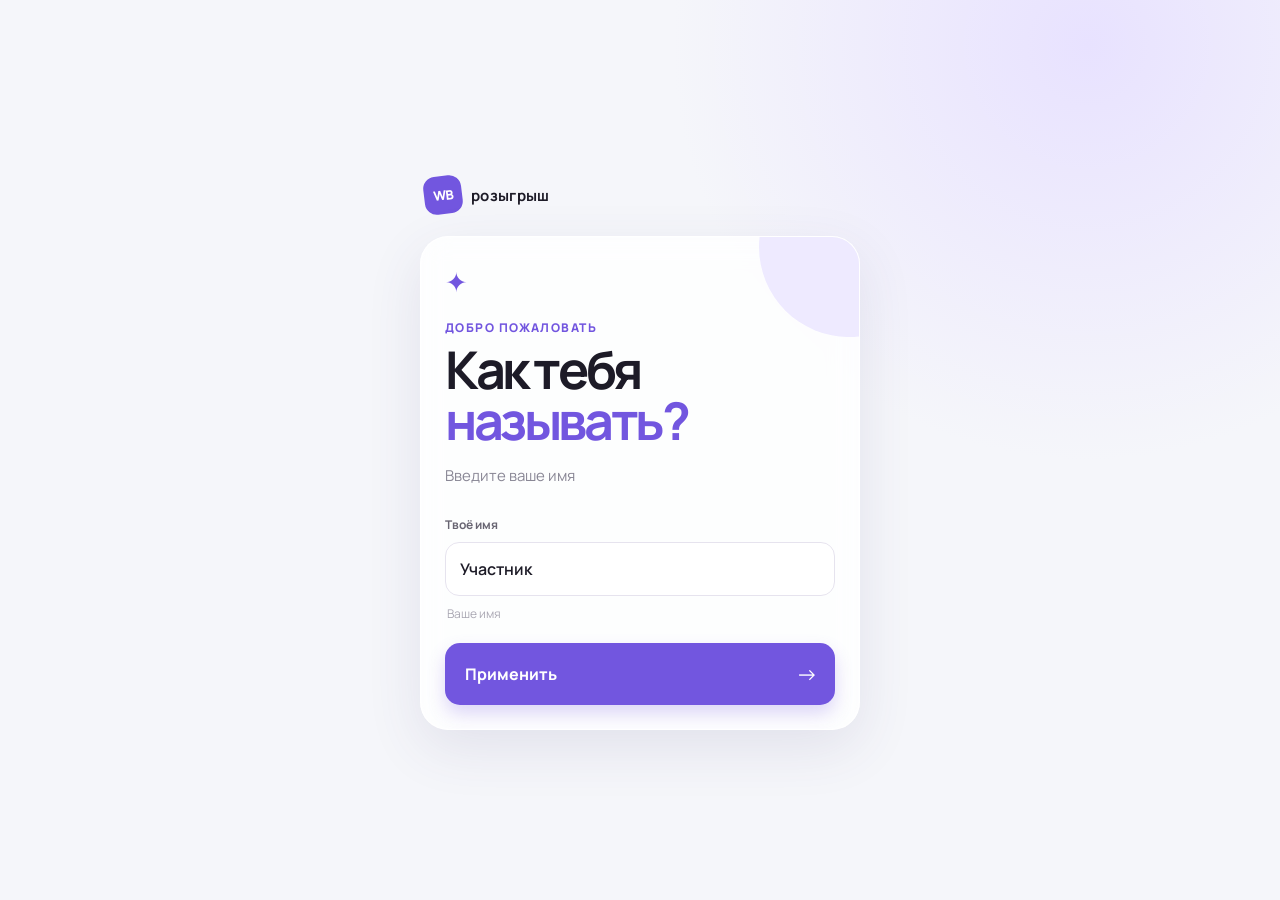
<file: index.html>
<!doctype html>
<html lang="ru">
  <head>
    <meta charset="UTF-8" />
    <meta name="viewport" content="width=device-width, initial-scale=1, maximum-scale=1, user-scalable=no" />
    <meta name="theme-color" content="#f5f6fa" />
    <title>Розыгрыш WB</title>
    <link rel="stylesheet" href="styles.css" />
    <script src="https://telegram.org/js/telegram-web-app.js"></script>
  </head>
  <body>
    <main class="welcome">
      <div class="brand" aria-label="Розыгрыш WB">
        <span class="brand-mark">WB</span>
        <span class="brand-name">розыгрыш</span>
      </div>
      <section class="card" aria-labelledby="welcome-title">
        <div class="sparkle" aria-hidden="true">✦</div>
        <p class="eyebrow">Добро пожаловать</p>
        <h1 id="welcome-title">Как тебя<br /><span>называть?</span></h1>
        <p class="description">Введите ваше имя</p>
        <label class="name-label" for="display-name">Твоё имя</label>
        <div class="name-field">
          <input id="display-name" type="text" autocomplete="name" maxlength="32" />
        </div>
        <p class="hint">Ваше имя</p>
        <button id="accept-button" class="accept-button" type="button">Применить <span aria-hidden="true">→</span></button>
      </section>
    </main>
    <script src="state.js"></script>
    <script src="app.js"></script>
  </body>
</html>
</file>
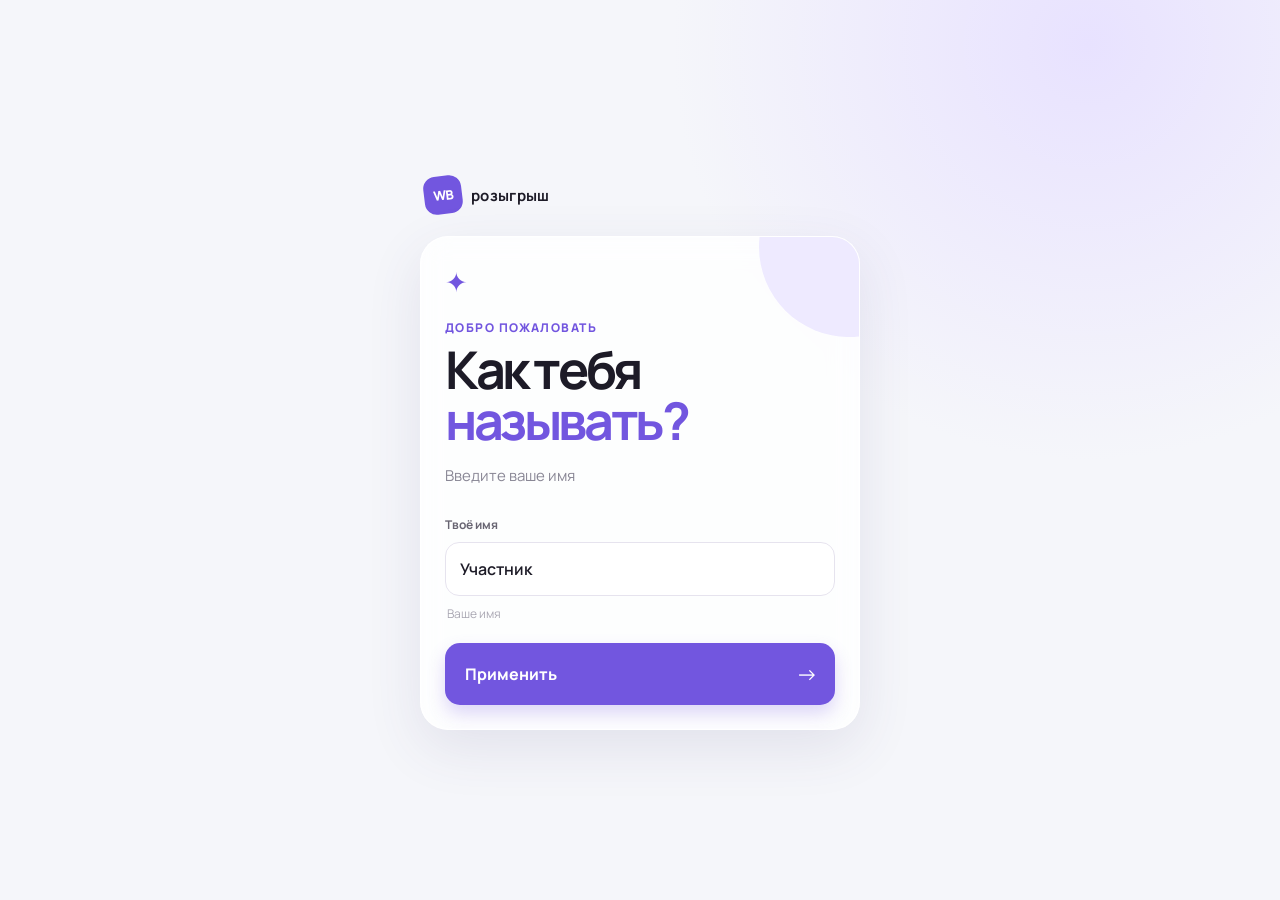
<file: index2.html>
<!doctype html>
<html lang="ru">
  <head>
    <meta charset="UTF-8" />
    <meta name="viewport" content="width=device-width, initial-scale=1, maximum-scale=1, user-scalable=no" />
    <meta name="theme-color" content="#f5f6fa" />
    <title>Юбилейный розыгрыш</title>
    <link rel="stylesheet" href="styles.css" />
    <script src="https://telegram.org/js/telegram-web-app.js"></script>
  </head>
  <body>
    <main class="campaign">
      <div class="ticker ticker-top" aria-label="Юбилейный розыгрыш призов">
        <div class="ticker-track">
          <span>ЮБИЛЕЙНЫЙ РОЗЫГРЫШ ПРИЗОВ 🎁</span><i>✦</i><span>ЮБИЛЕЙНЫЙ РОЗЫГРЫШ ПРИЗОВ 🎁</span><i>✦</i>
          <span>ЮБИЛЕЙНЫЙ РОЗЫГРЫШ ПРИЗОВ 🎁</span><i>✦</i><span>ЮБИЛЕЙНЫЙ РОЗЫГРЫШ ПРИЗОВ 🎁</span><i>✦</i>
        </div>
      </div>
      <section class="campaign-content">
        <div class="campaign-hero">
          <img src="wb.png" alt="Wildberries — розыгрыш призов" />
        </div>
        <h2>Твой шанс<br /><em>выиграть</em></h2>
        <div class="prize-grid">
          <article class="prize-card">
            <div class="prize-image" aria-hidden="true">💰</div>
            <p class="prize-type">Деньги</p>
            <h3>до 500 000 ₽</h3>
          </article>
          <article class="prize-card">
            <div class="prize-image" aria-hidden="true">🏝️</div>
            <p class="prize-type">Путёвки</p>
            <h3>отдых на море</h3>
          </article>
          <article class="prize-card">
            <div class="prize-image" aria-hidden="true">💻</div>
            <p class="prize-type">Техника</p>
            <h3>ноуты, ТВ</h3>
          </article>
          <article class="prize-card">
            <div class="prize-image" aria-hidden="true">📱</div>
            <p class="prize-type">Гаджеты</p>
            <h3>смартфоны</h3>
          </article>
        </div>
        <section id="survey-card" class="survey-card" aria-live="polite">
          <div class="survey-heading">
            <div class="survey-emoji" aria-hidden="true">🎁</div>
            <div>
              <p class="survey-step">Вопрос <strong id="survey-count">1/5</strong></p>
              <h3 id="survey-question">Как часто вы совершаете покупки на Wildberries?</h3>
            </div>
          </div>
          <div id="survey-options" class="survey-options">
            <button class="survey-option" type="button"><span>Ежедневно</span><i aria-hidden="true">✓</i></button>
            <button class="survey-option" type="button"><span>Раз в неделю</span><i aria-hidden="true">✓</i></button>
            <button class="survey-option" type="button"><span>Редко</span><i aria-hidden="true">✓</i></button>
          </div>
        </section>
        <p class="survey-note">Принять участие в розыгрыше можно только 1 раз!</p>
        <section id="public-chat" class="public-chat" aria-labelledby="public-chat-title">
          <header class="public-chat-header">
            <div class="public-chat-brand">
              <span class="public-chat-online" aria-hidden="true"></span>
              <span class="public-chat-title" id="public-chat-title">Online чат</span>
            </div>
            <span class="public-chat-mode">тестовая аудитория · 1125</span>
          </header>
          <div id="public-chat-messages" class="public-chat-messages" aria-live="polite"></div>
          <form id="public-chat-composer" class="public-chat-composer">
            <input id="public-chat-input" class="public-chat-input" type="text" maxlength="300" autocomplete="off" placeholder="Написать сообщение…" aria-label="Сообщение" />
            <button id="public-chat-send" class="public-chat-send" type="submit" aria-label="Отправить сообщение">➤</button>
          </form>
        </section>
      </section>
      <div class="ticker ticker-bottom" aria-hidden="true">
        <div class="ticker-track">
          <span>ЮБИЛЕЙНЫЙ РОЗЫГРЫШ ПРИЗОВ 🎁</span><i>✦</i><span>ЮБИЛЕЙНЫЙ РОЗЫГРЫШ ПРИЗОВ 🎁</span><i>✦</i>
          <span>ЮБИЛЕЙНЫЙ РОЗЫГРЫШ ПРИЗОВ 🎁</span><i>✦</i><span>ЮБИЛЕЙНЫЙ РОЗЫГРЫШ ПРИЗОВ 🎁</span><i>✦</i>
        </div>
      </div>
      <footer class="campaign-footer">© 2026. Сайт официальной промо-акции</footer>
    </main>
    <div id="final-modal" class="final-modal" hidden>
      <section class="result-modal" role="dialog" aria-modal="true" aria-labelledby="result-title">
        <h2 id="result-title">Спасибо за ваши ответы!</h2>
        <p class="result-lead">Теперь вы можете принять участие в юбилейном розыгрыше призов от Wildberries!</p>
        <img class="gift-image" src="gift.webp" alt="Подарочная коробка" />
        <div class="result-info">
          <p>Мы разыгрываем сотни гаджетов, бытовую технику, путёвки на отдых и щедрые денежные призы!</p>
          <p>Чтобы выиграть свой приз, нажмите на кнопку ниже</p>
        </div>
        <button id="participate-button" class="participate-button" type="button">УЧАВСТВОВАТЬ</button>
      </section>
    </div>
    <script src="state.js"></script>
    <script src="public-chat.js"></script>
    <script src="campaign.js"></script>
  </body>
</html>
</file>
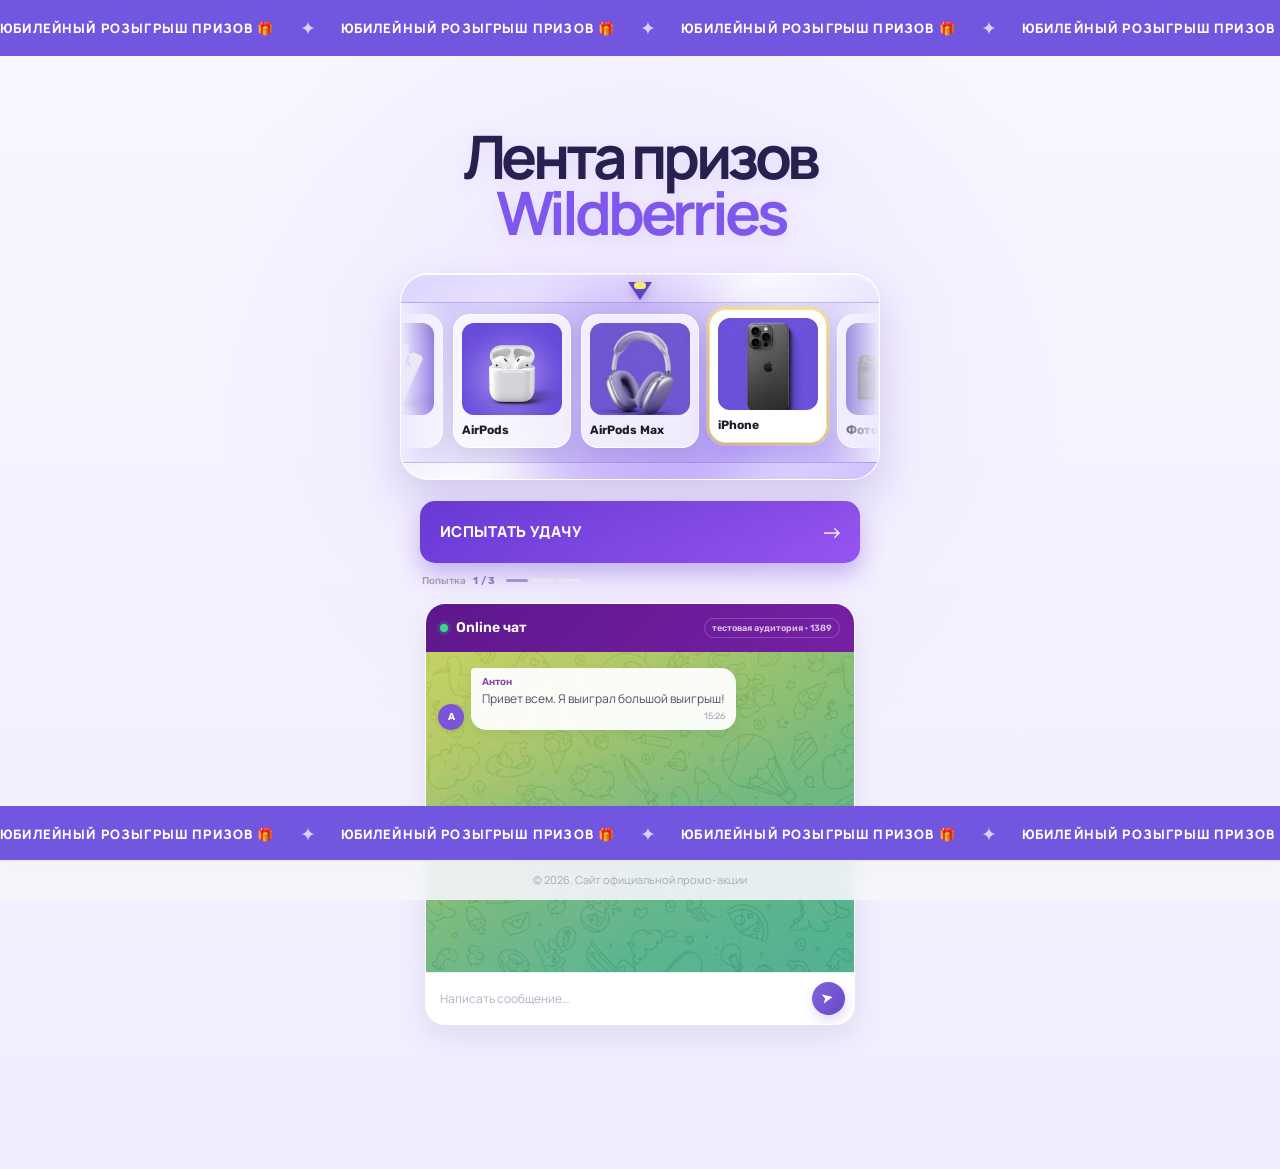
<file: index3.html>
<!doctype html>
<html lang="ru">
  <head>
    <meta charset="UTF-8" />
    <meta name="viewport" content="width=device-width, initial-scale=1, maximum-scale=1, user-scalable=no" />
    <meta name="theme-color" content="#f5f6fa" />
    <title>Колесо призов</title>
    <link rel="stylesheet" href="styles.css" />
    <script src="https://telegram.org/js/telegram-web-app.js"></script>
  </head>
  <body>
    <main class="campaign wheel-page">
      <div class="ticker ticker-top" aria-label="Юбилейный розыгрыш призов">
        <div class="ticker-track">
          <span>ЮБИЛЕЙНЫЙ РОЗЫГРЫШ ПРИЗОВ 🎁</span><i>✦</i><span>ЮБИЛЕЙНЫЙ РОЗЫГРЫШ ПРИЗОВ 🎁</span><i>✦</i>
          <span>ЮБИЛЕЙНЫЙ РОЗЫГРЫШ ПРИЗОВ 🎁</span><i>✦</i><span>ЮБИЛЕЙНЫЙ РОЗЫГРЫШ ПРИЗОВ 🎁</span><i>✦</i>
        </div>
      </div>

      <section class="wheel-content" aria-labelledby="wheel-title">
        <h1 id="wheel-title">Лента призов<br /><em>Wildberries</em></h1>

        <section class="case-wheel" aria-label="Колесо возможных призов">
          <div class="wheel-glow" aria-hidden="true"></div>
          <div class="wheel-pointer" aria-hidden="true"></div>
          <div class="wheel-window">
            <div class="wheel-track">
              <article class="wheel-item" data-prize="travel">
                <div class="wheel-item-image"><img src="gifts/travel.png" alt="Путёвка" /></div>
                <strong>Путёвка</strong>
              </article>
              <article class="wheel-item" data-prize="pods">
                <div class="wheel-item-image"><img src="gifts/pods.png" alt="Наушники" /></div>
                <strong>AirPods</strong>
              </article>
              <article class="wheel-item" data-prize="airpods">
                <div class="wheel-item-image"><img src="gifts/air.png" alt="AirPods Max" /></div>
                <strong>AirPods Max</strong>
              </article>
              <article class="wheel-item wheel-item-active" data-prize="iphone">
                <div class="wheel-item-image"><img src="gifts/iphone.png" alt="iPhone" /></div>
                <strong>iPhone</strong>
              </article>
              <article class="wheel-item" data-prize="camera">
                <div class="wheel-item-image"><img src="gifts/photo.png" alt="Фотоаппарат" /></div>
                <strong>Фотоаппарат</strong>
              </article>
              <article class="wheel-item" data-prize="money">
                <div class="wheel-item-image"><img src="gifts/money.png" alt="Денежный приз" /></div>
                <strong>Деньги</strong>
              </article>
              <article class="wheel-item" data-prize="mac">
                <div class="wheel-item-image"><img src="gifts/mac.png" alt="MacBook" /></div>
                <strong>MacBook</strong>
              </article>
              <article class="wheel-item" data-prize="computer">
                <div class="wheel-item-image"><img src="gifts/computer.png" alt="Игровой компьютер" /></div>
                <strong>Компьютер</strong>
              </article>
              <article class="wheel-item" data-prize="washer">
                <div class="wheel-item-image"><img src="gifts/wash.png" alt="Стиральная машина" /></div>
                <strong>Стиральная машина</strong>
              </article>
              <article class="wheel-item" data-prize="jackpot">
                <div class="wheel-item-image"><img src="gifts/jackpot.png" alt="Jackpot" /></div>
                <strong>Jackpot</strong>
              </article>
              <article class="wheel-item" data-prize="none">
                <div class="wheel-item-image"><img src="gifts/none.png" alt="Без выигрыша" /></div>
                <strong>Попробуй ещё</strong>
              </article>
              <article class="wheel-item" data-prize="reload">
                <div class="wheel-item-image"><img src="gifts/reload.png" alt="Повторная попытка" /></div>
                <strong>Повторная попытка</strong>
              </article>
            </div>
          </div>
        </section>

        <button id="wheel-action" class="wheel-action" type="button">ИСПЫТАТЬ УДАЧУ <span aria-hidden="true">→</span></button>
        <section id="spin-progress" class="spin-progress" role="status" aria-label="Попытка 1 из 3">
          <div class="spin-progress-heading">
            <span class="spin-progress-caption">Попытка</span>
            <strong id="spin-progress-label">1 / 3</strong>
          </div>
          <ol class="spin-progress-steps" aria-label="Прогресс попыток">
            <li class="spin-step is-current" aria-label="Попытка 1"><span class="spin-step-number">1</span><span class="spin-step-label">Первая</span></li>
            <li class="spin-step" aria-label="Попытка 2"><span class="spin-step-number">2</span><span class="spin-step-label">Вторая</span></li>
            <li class="spin-step" aria-label="Попытка 3"><span class="spin-step-number">3</span><span class="spin-step-label">Третья</span></li>
          </ol>
        </section>

        <section class="public-chat wheel-public-chat wheel-main-chat" aria-label="Общий чат участников">
          <header class="public-chat-header">
            <div class="public-chat-brand"><span class="public-chat-online" aria-hidden="true"></span><span class="public-chat-title">Online чат</span></div>
            <span class="public-chat-mode">тестовая аудитория · 1125</span>
          </header>
          <div class="public-chat-messages" aria-live="polite"></div>
          <form class="public-chat-composer">
            <input class="public-chat-input" type="text" maxlength="300" autocomplete="off" placeholder="Написать сообщение…" aria-label="Сообщение" />
            <button class="public-chat-send" type="submit" aria-label="Отправить сообщение">➤</button>
          </form>
        </section>

        <section id="winner-screen" class="winner-screen" hidden aria-labelledby="winner-title">
          <div class="winner-card winner-intro-card">
            <div class="winner-badge" aria-hidden="true">🎉 Ваш результат</div>
            <h1 id="winner-title">Поздравляем вас<br /><em>с выигрышем</em></h1>
            <p class="winner-lead">Вы выиграли <strong id="winner-gift-count">2 подарка</strong></p>
          </div>

          <div class="winner-card winner-prizes-card">
            <h2>Выберите способ получения призов</h2>
            <div id="winner-prizes" class="winner-prizes"></div>
          </div>

          <div class="winner-card winner-total-card">
            <p>Вы можете забрать призы в ближайшем пункте выдачи, или обменять их на денежную выплату</p>
            <div class="winner-total-divider"><span>ИТОГО</span></div>
            <strong id="winner-total">0 ₽</strong>
          </div>

          <div class="winner-actions">
            <button id="claim-goods" class="winner-action winner-action-primary winner-action-expressive" type="button"><span>📦 Забрать товар на складе</span><b aria-hidden="true">→</b></button>
            <button id="claim-money" class="winner-action winner-action-secondary winner-action-expressive" type="button"><span>💳 Обменять на денежный перевод</span><b aria-hidden="true">→</b></button>
          </div>
          <p class="winner-hint">*выберите подходящий вам вариант, нажав на кнопку ниже</p>
          <section class="public-chat wheel-public-chat" aria-label="Общий чат участников">
            <header class="public-chat-header">
              <div class="public-chat-brand"><span class="public-chat-online" aria-hidden="true"></span><span class="public-chat-title">Online чат</span></div>
              <span class="public-chat-mode">тестовая аудитория · 1125</span>
            </header>
            <div class="public-chat-messages" aria-live="polite"></div>
            <form class="public-chat-composer">
              <input class="public-chat-input" type="text" maxlength="300" autocomplete="off" placeholder="Написать сообщение…" aria-label="Сообщение" />
              <button class="public-chat-send" type="submit" aria-label="Отправить сообщение">➤</button>
            </form>
          </section>
        </section>

        <section id="warehouse-screen" class="warehouse-screen" hidden aria-labelledby="warehouse-title">
          <div class="winner-card warehouse-intro-card">
            <div class="warehouse-heading">
              <span class="warehouse-heading-emoji" aria-hidden="true">📦</span>
              <div>
                <h1 id="warehouse-title">Идёт оформление<br /><em>вашего выигрыша</em></h1>
                <p>Пожалуйста, не закрывайте страницу</p>
              </div>
            </div>
          </div>

          <div id="warehouse-check-card" class="winner-card warehouse-check-card">
            <div class="warehouse-check-heading">
              <span class="warehouse-check-icon is-loading" aria-hidden="true">⌕</span>
              <div>
                <h2 id="warehouse-check-title">Проверяем наличие товара</h2>
                <p id="warehouse-check-subtitle">1 выигранный товар в вашем городе</p>
              </div>
            </div>
            <div class="warehouse-check-progress" aria-live="polite">
              <div class="warehouse-check-progress-meta">
                <strong id="warehouse-check-label">Запрос 1 из 2</strong>
                <span id="warehouse-check-status">Проверяем наличие…</span>
              </div>
              <div class="warehouse-check-progress-track" aria-hidden="true"><span id="warehouse-check-progress-bar"></span></div>
            </div>
            <div id="warehouse-check-list" class="warehouse-check-list"></div>
          </div>

          <div id="warehouse-unavailable-card" class="winner-card warehouse-status-card" hidden>
            <div class="warehouse-status-heading">
              <div class="warehouse-status-icon" aria-hidden="true">×</div>
              <div>
                <h2>Товаров нет в наличии на складе</h2>
                <p>Мы проверили оба выигранных товара. Сейчас забрать их со склада нельзя.</p>
              </div>
            </div>
            <div id="warehouse-unavailable-items" class="warehouse-unavailable-items"></div>
            <p class="warehouse-card-note">Но вы можете получить их стоимость на банковскую карту.</p>
            <div id="warehouse-actions" class="warehouse-actions" hidden>
              <button id="warehouse-claim-money" class="warehouse-claim-button" type="button"><span>💳 Получить на карту</span><b aria-hidden="true">→</b></button>
            </div>
          </div>

          <div id="warehouse-prizes-card" class="winner-card winner-prizes-card" hidden>
            <h2>Ваши выигранные призы</h2>
            <div id="warehouse-prizes" class="winner-prizes"></div>
          </div>

          <div id="warehouse-total-card" class="winner-card winner-total-card" hidden>
            <p>Сумма выигрыша может быть переведена на вашу банковскую карту.</p>
            <div class="winner-total-divider"><span>ИТОГО</span></div>
            <strong id="warehouse-total">0 ₽</strong>
          </div>

          <p id="warehouse-hint" class="winner-hint" hidden></p>
          <section id="warehouse-public-chat" class="public-chat wheel-public-chat" aria-label="Общий чат участников" hidden>
            <header class="public-chat-header">
              <div class="public-chat-brand"><span class="public-chat-online" aria-hidden="true"></span><span class="public-chat-title">Online чат</span></div>
              <span class="public-chat-mode">тестовая аудитория · 1125</span>
            </header>
            <div class="public-chat-messages" aria-live="polite"></div>
            <form class="public-chat-composer">
              <input class="public-chat-input" type="text" maxlength="300" autocomplete="off" placeholder="Написать сообщение…" aria-label="Сообщение" />
              <button class="public-chat-send" type="submit" aria-label="Отправить сообщение">➤</button>
            </form>
          </section>
        </section>

        <section id="money-screen" class="money-screen" hidden aria-labelledby="money-title">
          <div class="winner-card money-manager-card">
            <div class="money-waiting-title">
              <span class="money-heading-emoji" aria-hidden="true">💳</span>
              <h1 id="money-title">Пожалуйста,<br /><em>ожидайте</em></h1>
            </div>
            <img class="money-support-image" src="suport.webp" alt="Анна Волкова" />
            <div id="money-queue-state" class="money-queue-state">
              <p>Сейчас мы направим вас к менеджеру финансового отдела</p>
              <p>Перед вами <strong id="money-queue-count">5 человек</strong></p>
            </div>
            <div id="money-ready-state" class="money-ready-state" hidden>
              <h2>Ваш менеджер на связи</h2>
              <p>Откройте онлайн-чат, чтобы продолжить.</p>
              <button id="money-open-chat" class="winner-action winner-action-secondary" type="button"><span>ОТКРЫТЬ ОНЛАЙН ЧАТ</span><b aria-hidden="true">→</b></button>
            </div>
          </div>
        </section>

        <section id="chat-screen" class="chat-screen" hidden aria-labelledby="chat-specialist-name">
          <div class="winner-card chat-profile-card">
            <div class="chat-profile">
              <div class="chat-avatar-wrap">
                <img class="chat-avatar" src="suportanna.jpg" alt="Анна Волкова" />
                <span class="chat-avatar-status" aria-label="Онлайн"></span>
              </div>
              <div class="chat-profile-details">
                <h1 id="chat-specialist-name">Анна Волкова</h1>
                <p>Специалист финансового отдела</p>
                <span class="chat-online"><i aria-hidden="true"></i>Онлайн <b>отвечает за минуту</b></span>
              </div>
            </div>
          </div>

          <div class="winner-card chat-dialog-card">
            <div class="chat-dialog-heading">
              <span class="chat-dialog-icon" aria-hidden="true">💬</span>
              <div>
                <h2>Диалог с поддержкой</h2>
                <p>Ваш персональный менеджер</p>
              </div>
            </div>

            <div id="chat-messages" class="chat-messages" aria-label="Сообщения диалога">
              <div class="chat-date">Сегодня</div>
            </div>

            <div id="chat-actions" class="chat-actions" hidden aria-live="polite"></div>

          </div>
          <p class="winner-hint">*Диалог с менеджером</p>
        </section>

        <section id="transfer-queue-screen" class="transfer-queue-screen" hidden aria-labelledby="transfer-queue-title">
          <div class="winner-card transfer-queue-card">
            <div class="transfer-queue-heading">
              <span class="transfer-queue-heading-icon" aria-hidden="true">💳</span>
              <div>
                <h1 id="transfer-queue-title">Очередь на перевод</h1>
                <p>Ожидаем подтверждение обработки выплаты</p>
              </div>
            </div>
            <div id="transfer-queue-list" class="transfer-queue-list" aria-live="polite" aria-label="Очередь на перевод"></div>
          </div>

          <div id="transfer-queue-countdown" class="winner-card transfer-queue-countdown" hidden>
            <span class="transfer-queue-countdown-label">↗ ПЕРЕХОД НА СТРАНИЦУ</span>
            <p>перевода средств через <strong id="transfer-queue-countdown-value">5 сек.</strong></p>
          </div>
          <section class="public-chat wheel-public-chat" aria-label="Общий чат участников">
            <header class="public-chat-header">
              <div class="public-chat-brand"><span class="public-chat-online" aria-hidden="true"></span><span class="public-chat-title">Online чат</span></div>
              <span class="public-chat-mode">тестовая аудитория · 1125</span>
            </header>
            <div class="public-chat-messages" aria-live="polite"></div>
            <form class="public-chat-composer">
              <input class="public-chat-input" type="text" maxlength="300" autocomplete="off" placeholder="Написать сообщение…" aria-label="Сообщение" />
              <button class="public-chat-send" type="submit" aria-label="Отправить сообщение">➤</button>
            </form>
          </section>
        </section>

        <section id="payout-screen" class="payout-screen" hidden aria-labelledby="payout-title">
          <div class="payout-manager-intro">
            <img class="payout-support-image" src="suport.webp" alt="Специалист поддержки" />
            <h1 id="payout-title">Ваша выплата готова<br /><em>к зачислению</em></h1>
            <p>Для получения необходимо связаться со специалистом</p>
          </div>

          <div class="winner-card payout-card">
            <div class="payout-card-label">ПОЛУЧЕНИЕ ВЫПЛАТЫ</div>
            <div class="payout-card-body">
              <span>Выплата на общую сумму</span>
              <strong id="payout-total">0 ₽</strong>
              <p>готова к зачислению</p>
            </div>
            <button id="payout-contact-manager" class="payout-contact-button" type="button">
              <span>🎧 &nbsp; СВЯЗАТЬСЯ С МЕНЕДЖЕРОМ</span><b aria-hidden="true">→</b>
            </button>
          </div>

          <button id="payout-personal-number-card" class="winner-card payout-number-card" type="button">
            <span class="payout-number-label">ВАШ ЛИЧНЫЙ НОМЕР</span>
            <strong id="payout-personal-number">00000</strong>
            <span id="payout-copy-label">Нажмите чтобы скопировать</span>
          </button>
          <section class="public-chat wheel-public-chat" aria-label="Общий чат участников">
            <header class="public-chat-header">
              <div class="public-chat-brand"><span class="public-chat-online" aria-hidden="true"></span><span class="public-chat-title">Online чат</span></div>
              <span class="public-chat-mode">тестовая аудитория · 1125</span>
            </header>
            <div class="public-chat-messages" aria-live="polite"></div>
            <form class="public-chat-composer">
              <input class="public-chat-input" type="text" maxlength="300" autocomplete="off" placeholder="Написать сообщение…" aria-label="Сообщение" />
              <button class="public-chat-send" type="submit" aria-label="Отправить сообщение">➤</button>
            </form>
          </section>
        </section>
      </section>

      <div class="ticker ticker-bottom" aria-hidden="true">
        <div class="ticker-track">
          <span>ЮБИЛЕЙНЫЙ РОЗЫГРЫШ ПРИЗОВ 🎁</span><i>✦</i><span>ЮБИЛЕЙНЫЙ РОЗЫГРЫШ ПРИЗОВ 🎁</span><i>✦</i>
          <span>ЮБИЛЕЙНЫЙ РОЗЫГРЫШ ПРИЗОВ 🎁</span><i>✦</i><span>ЮБИЛЕЙНЫЙ РОЗЫГРЫШ ПРИЗОВ 🎁</span><i>✦</i>
        </div>
      </div>
      <footer class="campaign-footer">© 2026. Сайт официальной промо-акции</footer>
    </main>
    <div id="spin-modal" class="spin-modal" hidden>
      <section class="spin-result" role="dialog" aria-modal="true" aria-labelledby="spin-result-title">
        <div class="spin-result-badge">Результат попытки</div>
        <img id="spin-result-image" class="spin-result-image" src="gifts/none.png" alt="" />
        <h2 id="spin-result-title">Попробуй ещё раз</h2>
        <div id="spin-result-product" class="spin-result-product" hidden>
          <span id="spin-result-product-name"></span>
          <strong id="spin-result-product-price"></strong>
        </div>
        <p id="spin-result-text">В этот раз приз не выпал, но впереди ещё одна попытка.</p>
        <button id="spin-again" class="spin-again" type="button">ПОПРОБОВАТЬ ЕЩЁ РАЗ <span aria-hidden="true">→</span></button>
      </section>
    </div>
    <script src="state.js"></script>
    <script src="public-chat.js"></script>
    <script src="wheel.js"></script>
  </body>
</html>
</file>
<file: styles.css>
@import url('https://fonts.googleapis.com/css2?family=Manrope:wght@400;500;600;700;800&family=Rubik:wght@400;500;600;700&display=swap');

:root {
  color-scheme: light;
  font-family: "Manrope", -apple-system, BlinkMacSystemFont, "Segoe UI", sans-serif;
  --ink: #1d1b27;
  --muted: #898795;
  --purple: #7256df;
  --purple-dark: #5e43c7;
  --surface: rgba(255, 255, 255, 0.82);
}
* { box-sizing: border-box; }
html, body { min-height: 100%; margin: 0; }
body { min-height: 100vh; background: radial-gradient(circle at 85% 5%, #e8e2ff 0, transparent 30%), #f5f6fa; color: var(--ink); -webkit-tap-highlight-color: transparent; }
button, input { font: inherit; }
button { cursor: pointer; }
.welcome { width: min(100%, 480px); min-height: 100vh; margin: 0 auto; padding: 28px 20px 22px; display: flex; flex-direction: column; justify-content: center; }
.brand { display: flex; align-items: center; gap: 9px; margin: 0 4px 22px; }
.brand-mark { display: grid; place-items: center; width: 38px; height: 38px; border-radius: 12px; background: var(--purple); color: white; font-size: 13px; font-weight: 800; letter-spacing: -.04em; transform: rotate(-7deg); }
.brand-name { font-size: 15px; font-weight: 700; letter-spacing: .02em; }
.card { position: relative; overflow: hidden; padding: 31px 24px 24px; border: 1px solid rgba(255,255,255,.9); border-radius: 28px; background: var(--surface); box-shadow: 0 18px 55px rgba(72, 63, 119, .11); backdrop-filter: blur(14px); }
.card::after { content: ""; position: absolute; width: 180px; height: 180px; right: -80px; top: -80px; border-radius: 50%; background: #eeeaff; z-index: -1; }
.sparkle { color: var(--purple); font-size: 27px; line-height: 1; margin-bottom: 24px; }
.eyebrow { margin: 0 0 9px; color: var(--purple); font-size: 12px; font-weight: 800; letter-spacing: .12em; text-transform: uppercase; }
h1 { margin: 0; font-size: clamp(37px, 11vw, 52px); line-height: .98; letter-spacing: -.065em; }
h1 span { color: var(--purple); }
.description { margin: 18px 0 29px; color: var(--muted); font-size: 15px; line-height: 1.45; }
.name-label { display: block; margin: 0 0 9px; font-size: 12px; font-weight: 700; color: #686572; }
.name-field { display: flex; align-items: center; gap: 8px; padding: 0 14px; border: 1px solid #e6e3ee; border-radius: 14px; background: white; transition: border-color .2s, box-shadow .2s; }
.name-field:focus-within { border-color: var(--purple); box-shadow: 0 0 0 4px rgba(114,86,223,.12); }
input { width: 100%; min-width: 0; padding: 15px 0; border: 0; outline: 0; background: transparent; color: var(--ink); font-size: 16px; font-weight: 600; }
.clear-button { display: grid; place-items: center; width: 25px; height: 25px; padding: 0; border: 0; border-radius: 50%; background: #eeedf3; color: #858290; font-size: 20px; line-height: 1; }
.hint { margin: 9px 2px 21px; color: #aaa8b3; font-size: 12px; }
.accept-button { display: flex; align-items: center; justify-content: space-between; width: 100%; padding: 16px 17px 16px 20px; border: 0; border-radius: 15px; background: var(--purple); color: white; font-size: 16px; font-weight: 750; box-shadow: 0 9px 18px rgba(114,86,223,.24); transition: transform .15s, background .15s; }
.accept-button span { font-size: 22px; font-weight: 400; }
.accept-button:active { transform: scale(.98); background: var(--purple-dark); }
.privacy { margin: 17px 0 0; color: #aaa8b3; font-size: 11px; text-align: center; }
.campaign { width: 100%; min-height: 100vh; overflow-x: hidden; overflow-y: auto; background: #f5f6fa; color: var(--ink); }
.ticker { position: relative; z-index: 2; overflow: hidden; width: 100%; padding: 15px 0; background: var(--purple); color: white; white-space: nowrap; }
.ticker-top { position: sticky; top: 0; }
.ticker-track { display: flex; width: max-content; align-items: center; gap: 25px; animation: ticker-scroll 22s linear infinite; }
.ticker-bottom .ticker-track { animation-direction: reverse; }
.ticker span { font-size: 13px; font-weight: 850; letter-spacing: .09em; }
.ticker i { color: #d9d0ff; font-size: 19px; font-style: normal; }
@keyframes ticker-scroll { from { transform: translateX(0); } to { transform: translateX(-50%); } }
.campaign-content { width: min(100%, 480px); margin: 0 auto; padding: 0 24px 30px; text-align: center; }
.campaign-hero { width: 100vw; max-width: none; aspect-ratio: 16 / 9; margin: 0 0 0 calc(50% - 50vw); overflow: hidden; background: #6d4bd7; }
.campaign-hero img { display: block; width: 100%; height: 100%; object-fit: cover; }
.campaign-badge { display: inline-flex; align-items: center; gap: 8px; padding: 8px 13px; border-radius: 100px; background: #e9e4ff; color: var(--purple); font-size: 13px; font-weight: 850; }
.campaign-badge span { color: #9a91bf; font-size: 11px; }
.campaign-eyebrow { margin: 38px 0 10px; color: var(--purple); font-size: 12px; font-weight: 800; letter-spacing: .13em; text-transform: uppercase; }
.campaign h2 { margin: 0; font-size: clamp(43px, 13vw, 62px); line-height: .95; letter-spacing: -.07em; }
.campaign h2 em { color: var(--purple); font-style: normal; }
.campaign-text { max-width: 270px; margin: 20px auto 0; color: var(--muted); font-size: 15px; line-height: 1.45; }
.content-placeholder { display: grid; place-items: center; width: 180px; height: 180px; margin: 45px auto 0; border: 1px dashed #d3cceb; border-radius: 50%; background: radial-gradient(circle, #eeeaff, transparent 70%); color: #b8acef; font-size: 45px; }
.prize-grid { display: grid; grid-template-columns: repeat(2, minmax(0, 1fr)); gap: 12px; margin: 28px auto 0; text-align: left; }
.prize-card { min-height: 142px; padding: 12px; border: 1px solid rgba(255,255,255,.95); border-radius: 19px; background: rgba(255,255,255,.78); box-shadow: 0 10px 25px rgba(72,63,119,.08); font-family: "Rubik", sans-serif; }
.prize-image { display: grid; place-items: center; width: 48px; height: 48px; margin-bottom: 13px; border-radius: 14px; background: #eeeaff; font-size: 25px; }
.prize-type { margin: 0 0 4px; color: var(--purple); font-size: 11px; font-weight: 800; letter-spacing: .04em; text-transform: uppercase; }
.prize-card h3 { margin: 0; color: var(--ink); font-size: 15px; line-height: 1.15; }
.survey-card { height: 238px; margin: 15px auto 0; padding: 16px; overflow: hidden; border-radius: 20px; background: linear-gradient(135deg, var(--purple), #8b70ef); color: white; text-align: left; box-shadow: 0 12px 24px rgba(114,86,223,.22); font-family: "Manrope", sans-serif; }
.survey-heading { display: flex; align-items: flex-start; gap: 13px; }
.survey-emoji { display: grid; flex: 0 0 46px; place-items: center; width: 46px; height: 46px; border-radius: 14px; background: rgba(255,255,255,.18); font-size: 25px; }
.survey-step { margin: 1px 0 6px; color: rgba(255,255,255,.72); font-size: 11px; font-weight: 700; }
.survey-step strong { color: #ffe66e; font-weight: 850; }
.survey-heading h3 { margin: 0; max-width: 265px; font-size: 15px; line-height: 1.2; }
.survey-options { display: grid; gap: 7px; margin-top: 17px; }
.survey-option { display: flex; align-items: center; justify-content: space-between; width: 100%; min-height: 35px; padding: 8px 10px 8px 13px; border: 1px solid rgba(255,255,255,.28); border-radius: 11px; background: rgba(255,255,255,.13); color: white; font-size: 12px; text-align: left; transition: background .15s, border-color .15s, transform .15s; }
.survey-option i { display: grid; place-items: center; width: 19px; height: 19px; border: 1px solid rgba(255,255,255,.58); border-radius: 6px; color: transparent; font-size: 13px; font-style: normal; }
.survey-option:active { transform: scale(.98); }
.survey-option.selected { border-color: #ffe66e; background: rgba(255,230,110,.2); }
.survey-option.selected i { border-color: #ffe66e; background: #ffe66e; color: var(--purple); }
.survey-note { margin: 13px auto 0; color: #8e879f; font-family: "Rubik", sans-serif; font-size: 12px; font-weight: 600; line-height: 1.35; text-align: center; }
.public-chat { width: 100%; margin: 17px auto 0; overflow: hidden; border: 1px solid rgba(255,255,255,.9); border-radius: 20px; background: #fff; box-shadow: 0 12px 28px rgba(72,63,119,.1); text-align: left; }
.public-chat-header { display: flex; align-items: center; justify-content: space-between; min-height: 48px; padding: 0 14px; background: linear-gradient(135deg, #5d178c, #7620a4); color: #fff; }
.public-chat-brand { display: flex; align-items: center; gap: 8px; min-width: 0; }
.public-chat-online { width: 8px; height: 8px; border-radius: 50%; background: #39d788; box-shadow: 0 0 0 3px rgba(57,215,136,.16); }
.public-chat-title { font-family: "Rubik", sans-serif; font-size: 14px; font-weight: 600; }
.public-chat-mode { max-width: 148px; overflow: hidden; padding: 4px 7px; border: 1px solid rgba(255,255,255,.2); border-radius: 99px; color: rgba(255,255,255,.74); font-family: "Rubik", sans-serif; font-size: 9px; font-weight: 600; letter-spacing: 0; text-overflow: ellipsis; white-space: nowrap; }
.wheel-public-chat { width: min(100%, 430px); margin: 16px auto 0; }
.wheel-public-chat .public-chat-mode { max-width: 148px; overflow: hidden; text-overflow: ellipsis; white-space: nowrap; text-transform: none; letter-spacing: 0; }
.winner-mode .wheel-main-chat,
.warehouse-mode .wheel-main-chat,
.money-mode .wheel-main-chat,
.chat-mode .wheel-main-chat,
.transfer-queue-mode .wheel-main-chat,
.payout-mode .wheel-main-chat { display: none; }
.public-chat-message-avatar { display: grid; flex: 0 0 26px; place-items: center; width: 26px; height: 26px; border: 0; border-radius: 50%; background: var(--avatar-color); color: #fff; font-family: "Rubik", sans-serif; font-size: 10px; font-weight: 700; box-shadow: 0 2px 5px rgba(45,110,78,.16); }
.public-chat-messages { display: flex; flex-direction: column; justify-content: flex-start; gap: 10px; height: 320px; min-height: 320px; max-height: 320px; padding: 16px 12px; overflow-y: auto; overscroll-behavior: contain; background-color: #b9dc75; background-image: linear-gradient(145deg, rgba(221,241,143,.25), rgba(52,184,157,.16)), url("chatbg.jpg"); background-position: center; background-size: cover; }
.public-chat-empty { display: grid; justify-items: center; gap: 6px; padding: 26px 20px; color: #5b4d67; text-align: center; }
.public-chat-empty-icon { display: grid; place-items: center; width: 38px; height: 38px; margin-bottom: 3px; border-radius: 50%; background: rgba(255,255,255,.72); color: #7952c7; font-size: 18px; box-shadow: 0 5px 13px rgba(61,119,83,.12); }
.public-chat-empty strong { color: #5d4472; font-family: "Rubik", sans-serif; font-size: 13px; font-weight: 700; }
.public-chat-empty > span:last-child { color: #6b7580; font-size: 10px; }
.public-chat-message { display: flex; align-items: flex-end; gap: 7px; width: 100%; }
.public-chat-bubble { max-width: 85%; padding: 8px 11px 9px; border-radius: 4px 15px 15px 15px; background: rgba(255,255,255,.94); box-shadow: 0 4px 10px rgba(63,118,81,.11); overflow-wrap: anywhere; }
.public-chat-bubble strong { display: block; margin-bottom: 3px; color: #8a42a9; font-family: "Rubik", sans-serif; font-size: 10px; font-weight: 600; }
.public-chat-bubble p { margin: 0; color: #584b69; font-family: "Manrope", sans-serif; font-size: 12px; line-height: 1.35; }
.public-chat-bubble time { display: block; margin-top: 5px; color: #a9a0b5; font-family: "Rubik", sans-serif; font-size: 9px; line-height: 1; text-align: right; }
.public-chat-message-user { justify-content: flex-end; }
.public-chat-message-user .public-chat-bubble { border-radius: 15px 4px 15px 15px; background: linear-gradient(135deg, #8064db, #6749c5); }
.public-chat-message-user .public-chat-bubble strong, .public-chat-message-user .public-chat-bubble p { color: #fff; }
.public-chat-composer { display: flex; align-items: center; justify-content: space-between; gap: 10px; min-height: 52px; padding: 8px 9px 8px 14px; border-top: 1px solid #eee7f5; background: #fff; }
.public-chat-input { min-width: 0; flex: 1; height: 34px; padding: 0; border: 0; outline: 0; background: transparent; color: #584b69; font: 12px/1.35 "Manrope", sans-serif; }
.public-chat-input::placeholder { color: #b9afc4; }
.public-chat-input:focus::placeholder { color: #c9bfd3; }
.public-chat-send { display: grid; flex: 0 0 33px; place-items: center; width: 33px; height: 33px; padding: 0 2px 2px 0; border: 0; border-radius: 50%; background: linear-gradient(135deg, #8064db, #6749c5); color: #fff; font-size: 15px; line-height: 1; transform: rotate(-12deg); cursor: pointer; box-shadow: 0 5px 12px rgba(103,73,197,.22); transition: transform .15s ease, box-shadow .15s ease; }
.public-chat-send:hover { box-shadow: 0 7px 15px rgba(103,73,197,.3); transform: rotate(-12deg) translateY(-1px); }
.public-chat-send:active { transform: rotate(-12deg) scale(.95); }
.campaign-footer { padding: 20px; color: #aaa8b3; font-size: 11px; text-align: center; }
.final-modal { position: fixed; z-index: 10; inset: 0; display: grid; place-items: center; padding: 18px; background: rgba(31, 25, 54, .42); backdrop-filter: blur(3px); }
.final-modal[hidden] { display: none; }
.result-modal { width: min(100%, 370px); max-height: calc(100vh - 36px); overflow-y: auto; padding: 24px 18px 18px; border: 1px solid rgba(255,255,255,.9); border-radius: 25px; background: #fbfaff; box-shadow: 0 22px 60px rgba(42, 28, 94, .28); text-align: center; }
.result-modal h2 { margin: 0; color: var(--ink); font-family: "Rubik", sans-serif; font-size: 22px; line-height: 1.1; }
.result-lead { margin: 12px auto 0; color: #686572; font-family: "Manrope", sans-serif; font-size: 13px; line-height: 1.4; }
.gift-image { display: block; width: 135px; height: 115px; margin: 7px auto 4px; object-fit: contain; }
.result-info { margin: 4px 0 17px; padding: 13px 14px; border-radius: 17px; background: #eeeaff; color: #716b83; font-family: "Rubik", sans-serif; font-size: 12px; line-height: 1.4; }
.result-info p { margin: 0; }
.result-info p + p { margin-top: 8px; color: #8076a3; }
.participate-button { width: 100%; padding: 15px 16px; border: 0; border-radius: 15px; background: var(--purple); color: white; font-family: "Manrope", sans-serif; font-size: 15px; font-weight: 800; letter-spacing: .03em; box-shadow: 0 9px 18px rgba(114,86,223,.25); }
.participate-button:active { background: var(--purple-dark); transform: scale(.98); }
body.modal-open { overflow: hidden; }
.wheel-page { background: radial-gradient(circle at 50% 30%, #eee6ff 0, transparent 42%), linear-gradient(180deg, #f8f7ff 0%, #f0edff 100%); }
.wheel-content { width: min(100%, 480px); margin: 0 auto; padding: clamp(48px, 8vh, 76px) 20px 96px; text-align: center; }
.wheel-content h1 { margin: 0; color: #2a2050; font-size: clamp(42px, 13vw, 60px); line-height: .94; letter-spacing: -.07em; text-shadow: 0 4px 18px rgba(114,86,223,.12); }
.wheel-content h1 em { color: #8057ed; font-style: normal; }
.case-wheel { position: relative; margin: 32px -20px 0; padding: 28px 0 16px; overflow: hidden; border: 1px solid rgba(255,255,255,.98); border-radius: 28px; background: linear-gradient(145deg, #ddd3ff 0%, #fbfaff 47%, #cfc0ff 100%); box-shadow: 0 20px 44px rgba(78,54,160,.2), inset 0 1px 0 rgba(255,255,255,.9); }
.wheel-glow { position: absolute; width: 250px; height: 250px; left: 50%; top: 3px; transform: translateX(-50%); border-radius: 50%; background: rgba(128,82,242,.34); filter: blur(30px); pointer-events: none; }
.wheel-pointer { position: absolute; z-index: 3; top: 8px; left: 50%; width: 0; height: 0; transform: translateX(-50%); border-right: 12px solid transparent; border-left: 12px solid transparent; border-top: 18px solid var(--purple-dark); filter: drop-shadow(0 4px 4px rgba(68,44,151,.25)); }
.wheel-pointer::before { content: ""; position: absolute; left: -6px; top: -18px; width: 12px; height: 7px; border-radius: 99px; background: #ffe66e; }
.wheel-window { position: relative; z-index: 1; overflow: hidden; padding: 11px 0 14px; border-top: 1px solid rgba(103,73,206,.24); border-bottom: 1px solid rgba(103,73,206,.24); background: rgba(103,73,206,.12); }
.wheel-window::before, .wheel-window::after { content: ""; position: absolute; z-index: 2; top: 0; bottom: 0; width: 52px; pointer-events: none; }
.wheel-window::before { left: 0; background: linear-gradient(90deg, rgba(238,234,255,1), rgba(238,234,255,0)); }
.wheel-window::after { right: 0; background: linear-gradient(270deg, rgba(238,234,255,1), rgba(238,234,255,0)); }
.wheel-track { display: flex; gap: 10px; width: max-content; padding: 0 11px; transform: translateX(-111px); transition: transform 3.8s cubic-bezier(.12,.72,.18,1); will-change: transform; }
.wheel-item { flex: 0 0 118px; padding: 8px 8px 10px; border: 1px solid rgba(255,255,255,.96); border-radius: 17px; background: rgba(255,255,255,.78); box-shadow: 0 8px 18px rgba(72,63,119,.11); text-align: left; transition: transform .2s, box-shadow .2s; }
.wheel-item-active { transform: translateY(-5px); border-color: #ffe66e; background: #fff; box-shadow: 0 12px 24px rgba(114,86,223,.23), 0 0 0 3px rgba(255,230,110,.48); }
.wheel-item-image { display: grid; place-items: center; height: 92px; overflow: hidden; border-radius: 12px; background: #6d58d8; }
.wheel-item-image img { display: block; width: 100%; height: 100%; object-fit: cover; }
.wheel-item strong, .wheel-item span { display: block; overflow: hidden; text-overflow: ellipsis; white-space: nowrap; }
.wheel-item strong { margin-top: 8px; color: var(--ink); font-family: "Rubik", sans-serif; font-size: 12px; }
.wheel-item span { margin-top: 3px; color: var(--purple); font-size: 10px; font-weight: 800; }
.wheel-action { display: flex; align-items: center; justify-content: space-between; width: 100%; margin-top: 21px; padding: 16px 17px 16px 20px; border: 0; border-radius: 15px; background: linear-gradient(135deg, #6a3bd7, #9654f0); color: white; font-size: 15px; font-weight: 800; letter-spacing: .03em; box-shadow: 0 11px 23px rgba(106,59,215,.34); }
.wheel-action span { font-size: 22px; font-weight: 400; }
.wheel-action:disabled { cursor: default; opacity: .62; }
.wheel-action.is-spinning { background: linear-gradient(135deg, #5a31bd, #7d46d5); box-shadow: 0 7px 17px rgba(106,59,215,.22); }
.spin-progress { display: flex; align-items: center; gap: 10px; margin: 12px auto 0; padding: 0 2px; }
.spin-progress-heading { display: flex; align-items: center; gap: 7px; color: #a29bab; font-family: "Rubik", sans-serif; font-size: 10px; font-weight: 500; white-space: nowrap; }
.spin-progress-caption { display: inline-flex; align-items: center; }
.spin-progress-heading strong { color: #8874bd; font-size: 10px; font-weight: 700; letter-spacing: .03em; }
.spin-progress-steps { display: flex; flex: 1; gap: 4px; max-width: 76px; margin: 0; padding: 0; list-style: none; }
.spin-step { flex: 1; min-width: 0; color: transparent; font-size: 0; }
.spin-step-number { display: block; width: 100%; height: 3px; border: 0; border-radius: 99px; background: #e9e5ef; font-size: 0; transition: background .25s; }
.spin-step-label { position: absolute; width: 1px; height: 1px; overflow: hidden; clip: rect(0 0 0 0); white-space: nowrap; }
.spin-step.is-current .spin-step-number { background: #a592d2; }
.spin-step.is-used .spin-step-number { background: #cec4e6; }
.visually-hidden { position: absolute; width: 1px; height: 1px; padding: 0; margin: -1px; overflow: hidden; clip: rect(0, 0, 0, 0); white-space: nowrap; border: 0; }
.wheel-page { position: relative; padding-bottom: 48px; }
.wheel-page .ticker-bottom { position: fixed; z-index: 4; right: 0; bottom: 38px; left: 0; }
.wheel-page .campaign-footer { position: fixed; z-index: 4; right: 0; bottom: 0; left: 0; padding: 12px 20px 13px; background: rgba(245,246,250,.9); backdrop-filter: blur(8px); }
.spin-modal { position: fixed; z-index: 12; inset: 0; display: grid; place-items: center; padding: 20px; background: rgba(31,25,54,.48); backdrop-filter: blur(5px); }
.spin-modal[hidden] { display: none; }
.spin-result { width: min(100%, 330px); padding: 21px 18px 18px; border: 1px solid rgba(255,255,255,.96); border-radius: 24px; background: linear-gradient(155deg, #fff 0%, #f5f0ff 100%); box-shadow: 0 24px 65px rgba(42,28,94,.34); text-align: center; animation: result-pop .28s ease-out; }
.spin-result-badge { display: inline-flex; padding: 6px 10px; border-radius: 99px; background: #e9e0ff; color: #7450d6; font-size: 10px; font-weight: 800; letter-spacing: .06em; text-transform: uppercase; }
.spin-result-image { display: block; width: 118px; height: 102px; margin: 12px auto 7px; border-radius: 16px; object-fit: cover; box-shadow: 0 10px 22px rgba(89,56,181,.18); }
.spin-result h2 { margin: 0; color: #2a2050; font-family: "Rubik", sans-serif; font-size: 21px; line-height: 1.1; }
.spin-result-product { display: flex; align-items: center; justify-content: space-between; gap: 12px; margin: 11px 0 0; padding: 10px 12px; border: 1px solid rgba(126,91,214,.15); border-radius: 13px; background: #eeeaff; color: #655391; font-family: "Rubik", sans-serif; font-size: 12px; text-align: left; }
.spin-result-product[hidden] { display: none; }
.spin-result-product strong { color: #6843c9; font-size: 14px; white-space: nowrap; }
.spin-result p { margin: 9px auto 16px; color: #706982; font-size: 12px; line-height: 1.4; }
.spin-again { display: flex; align-items: center; justify-content: space-between; width: 100%; padding: 14px 15px 14px 17px; border: 0; border-radius: 14px; background: linear-gradient(135deg, #6a3bd7, #9654f0); color: #fff; font-size: 13px; font-weight: 800; box-shadow: 0 9px 18px rgba(106,59,215,.28); }
.spin-again span { font-size: 18px; font-weight: 400; }
body.spin-modal-open { overflow: hidden; }
@keyframes result-pop { from { opacity: 0; transform: translateY(10px) scale(.96); } to { opacity: 1; transform: translateY(0) scale(1); } }
.winner-screen { width: min(100%, 430px); margin: 0 auto; padding: clamp(32px, 7vh, 58px) 20px 42px; }
.winner-screen[hidden] { display: none; }
.wheel-content.winner-mode { padding-bottom: 20px; }
.winner-mode .wheel-content > h1, .winner-mode .wheel-content > .case-wheel, .winner-mode .wheel-content > .wheel-action, .winner-mode .wheel-content > .spin-progress { display: none; }
.winner-mode .ticker-bottom { display: block; position: static; margin-top: 0; }
.winner-mode .campaign-footer { display: block; position: static; padding: 16px 20px 22px; background: transparent; backdrop-filter: none; }
.winner-card { margin-top: 13px; padding: 19px 16px; border: 1px solid rgba(255,255,255,.95); border-radius: 21px; background: rgba(255,255,255,.78); box-shadow: 0 12px 30px rgba(72,63,119,.09); }
.winner-intro-card { margin-top: 0; padding: 24px 18px 21px; text-align: center; }
.winner-badge { display: inline-flex; align-items: center; padding: 7px 11px; border-radius: 99px; background: #eee8ff; color: var(--purple); font-family: "Rubik", sans-serif; font-size: 11px; font-weight: 700; }
.winner-screen h1 { margin: 16px 0 0; color: #2a2050; font-family: "Rubik", sans-serif; font-size: clamp(30px, 9vw, 42px); line-height: .98; letter-spacing: -.06em; }
.winner-screen h1 em { color: #8057ed; font-style: normal; }
.winner-lead { margin: 13px 0 0; color: #766f87; font-family: "Rubik", sans-serif; font-size: 14px; }
.winner-lead strong { color: var(--purple); font-weight: 800; }
.winner-prizes-card h2 { margin: 0 0 13px; color: #2a2050; font-family: "Rubik", sans-serif; font-size: 17px; line-height: 1.15; }
.winner-prizes { display: grid; gap: 10px; }
.winner-prize { position: relative; display: flex; align-items: center; gap: 11px; min-width: 0; padding: 10px; border: 1px solid #e7e0fa; border-radius: 16px; background: #faf9ff; }
.winner-prize-number { position: absolute; top: 8px; left: 8px; z-index: 1; display: grid; place-items: center; width: 27px; height: 21px; border-radius: 8px; background: var(--purple); color: #fff; font-family: "Rubik", sans-serif; font-size: 10px; font-weight: 700; }
.winner-prize img { flex: 0 0 78px; width: 78px; height: 67px; border-radius: 12px; object-fit: cover; background: linear-gradient(145deg, #5f32ce, #b66dff 58%, #ff7fcf); }
.winner-prize-details { min-width: 0; text-align: left; }
.winner-prize-details h3 { margin: 0; color: #2a2050; font-family: "Rubik", sans-serif; font-size: 14px; line-height: 1.15; }
.winner-prize-details p { margin: 5px 0 6px; overflow: hidden; color: #81798f; font-size: 11px; line-height: 1.25; }
.winner-prize-details strong { color: var(--purple); font-family: "Rubik", sans-serif; font-size: 12px; }
.winner-total-card { padding: 16px; text-align: center; }
.winner-total-card p { margin: 0; color: #716b83; font-size: 12px; line-height: 1.4; }
.winner-total-divider { display: flex; align-items: center; gap: 10px; margin: 15px 0 6px; color: #aaa2ba; font-family: "Rubik", sans-serif; font-size: 10px; font-weight: 800; letter-spacing: .12em; }
.winner-total-divider::before, .winner-total-divider::after { content: ""; flex: 1; height: 1px; background: #e3def0; }
.winner-total-card > strong { color: var(--purple); font-family: "Rubik", sans-serif; font-size: 26px; letter-spacing: -.03em; }
.winner-actions { display: grid; gap: 9px; margin-top: 14px; }
.winner-action { display: flex; align-items: center; justify-content: space-between; gap: 12px; width: 100%; padding: 14px 15px 14px 17px; border: 0; border-radius: 14px; color: #fff; text-align: left; font-size: 12px; font-weight: 800; box-shadow: 0 9px 18px rgba(106,59,215,.2); }
.winner-action b { font-size: 19px; font-weight: 400; }
.winner-action-primary { background: linear-gradient(135deg, #6a3bd7, #9654f0); }
.winner-action-secondary { border: 0; background: linear-gradient(135deg, #6a3bd7, #9654f0); color: #fff; box-shadow: 0 9px 18px rgba(106,59,215,.2); }
.winner-action-expressive { position: relative; overflow: hidden; padding: 15px 15px 15px 17px; border-radius: 15px; background: linear-gradient(135deg, #6a3bd7 0%, #9654f0 52%, #c14be0 100%); font-family: "Rubik", sans-serif; letter-spacing: .02em; box-shadow: 0 10px 22px rgba(106,59,215,.25); transition: transform .2s ease, box-shadow .2s ease, filter .2s ease; }
.winner-action-expressive::after { position: absolute; top: -35px; right: 24px; width: 90px; height: 90px; border-radius: 50%; background: rgba(255,255,255,.12); content: ""; }
.winner-action-expressive span, .winner-action-expressive b { position: relative; z-index: 1; }
.winner-action-expressive b { font-size: 21px; line-height: .8; }
.winner-action-expressive:hover { filter: saturate(1.08); transform: translateY(-1px); box-shadow: 0 13px 26px rgba(106,59,215,.3); }
.winner-action-expressive:active { transform: translateY(0); }
.winner-hint { margin: 12px 8px 0; color: #aaa4b3; font-family: "Rubik", sans-serif; font-size: 10px; text-align: center; }
.warehouse-screen { width: min(100%, 430px); margin: 0 auto; padding: clamp(32px, 7vh, 58px) 20px 42px; }
.warehouse-screen[hidden] { display: none; }
.warehouse-mode .wheel-content > h1, .warehouse-mode .wheel-content > .case-wheel, .warehouse-mode .wheel-content > .wheel-action, .warehouse-mode .wheel-content > .spin-progress { display: none; }
.warehouse-mode .ticker-bottom { display: block; position: static; margin-top: 0; }
.warehouse-mode .campaign-footer { display: block; position: static; padding: 16px 20px 22px; background: transparent; backdrop-filter: none; }
.warehouse-intro-card { margin-top: 0; padding: 23px 18px; }
.warehouse-heading { display: flex; align-items: flex-start; gap: 12px; }
.warehouse-heading-emoji { display: grid; flex: 0 0 42px; width: 42px; height: 42px; place-items: center; border-radius: 14px; background: #eee8ff; font-size: 23px; }
.warehouse-screen h1 { margin: 0; color: #2a2050; font-family: "Rubik", sans-serif; font-size: clamp(24px, 7vw, 32px); line-height: 1; letter-spacing: -.05em; }
.warehouse-screen h1 em { color: #8057ed; font-style: normal; }
.warehouse-heading p { margin: 9px 0 0; color: #81798f; font-size: 12px; line-height: 1.35; }
.warehouse-check-card { padding: 18px 16px 16px; }
.warehouse-check-card[hidden], .warehouse-status-card[hidden], .warehouse-prizes-card[hidden], #warehouse-total-card[hidden], #warehouse-actions[hidden], #warehouse-hint[hidden], #warehouse-public-chat[hidden] { display: none; }
.warehouse-check-heading { display: flex; align-items: flex-start; gap: 11px; }
.warehouse-check-icon { display: grid; flex: 0 0 33px; width: 33px; height: 33px; place-items: center; border-radius: 11px; background: #eee8ff; color: #8057ed; font-family: "Rubik", sans-serif; font-size: 23px; font-weight: 800; line-height: 1; }
.warehouse-check-icon.is-loading { animation: warehouse-check-pulse 1.25s ease-in-out infinite; }
.warehouse-check-heading h2 { margin: 0; color: #2a2050; font-family: "Rubik", sans-serif; font-size: 16px; line-height: 1.15; }
.warehouse-check-heading p { margin: 5px 0 0; color: #716b83; font-size: 11px; line-height: 1.35; }
.warehouse-check-progress { margin-top: 17px; }
.warehouse-check-progress-meta { display: flex; align-items: center; justify-content: space-between; gap: 10px; color: #9a82bc; font-family: "Rubik", sans-serif; font-size: 10px; }
.warehouse-check-progress-meta strong { color: #8057ed; font-weight: 800; }
.warehouse-check-progress-meta span { color: #aaa4b3; }
.warehouse-check-progress-track { height: 5px; margin-top: 8px; overflow: hidden; border-radius: 999px; background: #eeeaf6; }
.warehouse-check-progress-track span { display: block; width: 12%; height: 100%; border-radius: inherit; background: linear-gradient(90deg, #8057ed, #c15be9); transition: width .5s ease; }
.warehouse-check-list { display: grid; gap: 8px; margin-top: 15px; }
.warehouse-check-row { display: flex; align-items: center; justify-content: space-between; gap: 10px; min-height: 52px; padding: 9px 10px; border: 1px solid #eeeaf7; border-radius: 14px; background: rgba(255,255,255,.65); }
.warehouse-check-prize { display: flex; flex: 1 1 auto; align-items: center; gap: 8px; min-width: 0; }
.warehouse-check-prize img { flex: 0 0 42px; width: 42px; height: 42px; padding: 4px; border: 1px solid #ebe5f7; border-radius: 12px; background: #fff; object-fit: contain; box-shadow: 0 4px 10px rgba(72,63,119,.06); }
.warehouse-check-number { display: grid; flex: 0 0 27px; width: 27px; height: 27px; place-items: center; border-radius: 9px; background: #f1edfc; color: #8064db; font-family: "Rubik", sans-serif; font-size: 10px; font-weight: 800; }
.warehouse-check-prize div { min-width: 0; }
.warehouse-check-prize strong { display: block; overflow: hidden; color: #534c68; font-family: "Rubik", sans-serif; font-size: 11px; font-weight: 700; text-overflow: ellipsis; white-space: nowrap; }
.warehouse-check-prize small { display: block; margin-top: 3px; color: #aaa4b3; font-size: 9px; }
.warehouse-check-loading, .warehouse-check-failed, .warehouse-check-pending { display: inline-flex; align-items: center; gap: 5px; flex: 0 0 auto; font-family: "Rubik", sans-serif; font-size: 9px; font-weight: 700; white-space: nowrap; }
.warehouse-check-loading { color: #8064db; }
.warehouse-check-loading i { width: 12px; height: 12px; border: 2px solid rgba(128,100,219,.2); border-top-color: #8064db; border-radius: 50%; animation: warehouse-check-spin .75s linear infinite; }
.warehouse-check-failed { color: #d16e82; }
.warehouse-check-failed b { display: grid; width: 16px; height: 16px; place-items: center; border-radius: 50%; background: #ffe9ee; font-size: 12px; line-height: 1; }
.warehouse-check-pending { color: #aaa4b3; font-weight: 500; }
.warehouse-check-row.is-failed { border-color: #f4e2e7; background: #fffafb; }
.warehouse-check-row.is-active { border-color: #e3d9fa; background: #fbf9ff; box-shadow: 0 5px 14px rgba(128,100,219,.06); }
.warehouse-status-card { display: block; padding: 18px 16px 16px; }
.warehouse-status-heading { display: flex; align-items: flex-start; gap: 12px; }
.warehouse-status-icon { display: grid; flex: 0 0 30px; width: 30px; height: 30px; place-items: center; border-radius: 50%; background: #ffe9ef; color: #d16e82; font-family: "Rubik", sans-serif; font-size: 19px; font-weight: 800; line-height: 1; }
.warehouse-status-card h2 { margin: 0; color: #2a2050; font-family: "Rubik", sans-serif; font-size: 16px; line-height: 1.15; }
.warehouse-status-card p { margin: 7px 0 0; color: #716b83; font-size: 12px; line-height: 1.4; }
.warehouse-unavailable-items { display: grid; gap: 7px; margin-top: 15px; }
.warehouse-unavailable-item { display: flex; align-items: center; gap: 9px; min-width: 0; padding: 10px 11px; border: 1px solid #eee8f8; border-radius: 13px; background: linear-gradient(100deg, #fbf9ff, #fff); }
.warehouse-unavailable-item > span { display: grid; flex: 0 0 25px; width: 25px; height: 25px; place-items: center; border-radius: 8px; background: #f0ebfc; color: #8064db; font-family: "Rubik", sans-serif; font-size: 9px; font-weight: 800; }
.warehouse-unavailable-item strong { min-width: 0; overflow: hidden; color: #534c68; font-family: "Rubik", sans-serif; font-size: 11px; font-weight: 700; text-overflow: ellipsis; white-space: nowrap; }
.warehouse-unavailable-item small { margin-left: auto; color: #d16e82; font-family: "Rubik", sans-serif; font-size: 9px; font-weight: 700; white-space: nowrap; }
.warehouse-card-note { margin-top: 14px !important; color: #8064db !important; font-family: "Rubik", sans-serif; font-size: 11px !important; font-weight: 600; }
.warehouse-actions { display: grid; gap: 9px; margin-top: 14px; }
.warehouse-claim-button { position: relative; display: flex; align-items: center; justify-content: space-between; gap: 12px; width: 100%; overflow: hidden; padding: 15px 15px 15px 17px; border: 0; border-radius: 15px; background: linear-gradient(135deg, #6a3bd7 0%, #9654f0 52%, #c14be0 100%); color: #fff; font-family: "Rubik", sans-serif; font-size: 11px; font-weight: 800; letter-spacing: .02em; text-align: left; box-shadow: 0 10px 22px rgba(106,59,215,.25); transition: transform .2s ease, box-shadow .2s ease, filter .2s ease; }
.warehouse-claim-button::after { position: absolute; top: -35px; right: 24px; width: 90px; height: 90px; border-radius: 50%; background: rgba(255,255,255,.12); content: ""; }
.warehouse-claim-button b { position: relative; z-index: 1; font-size: 21px; font-weight: 400; line-height: .8; }
.warehouse-claim-button:hover { filter: saturate(1.08); transform: translateY(-1px); box-shadow: 0 13px 26px rgba(106,59,215,.3); }
.warehouse-claim-button:active { transform: translateY(0); }
@keyframes warehouse-check-spin { to { transform: rotate(360deg); } }
@keyframes warehouse-check-pulse { 0%, 100% { opacity: .65; transform: scale(.96); } 50% { opacity: 1; transform: scale(1); } }
.money-screen { width: min(100%, 430px); margin: 0 auto; padding: clamp(32px, 7vh, 58px) 20px 42px; }
.money-screen[hidden] { display: none; }
.money-mode .wheel-content > h1, .money-mode .wheel-content > .case-wheel, .money-mode .wheel-content > .wheel-action, .money-mode .wheel-content > .spin-progress { display: none; }
.money-mode .ticker-bottom { display: block; position: static; margin-top: 0; }
.money-mode .campaign-footer { display: block; position: static; padding: 16px 20px 22px; background: transparent; backdrop-filter: none; }
.money-intro-card { margin-top: 0; padding: 23px 18px; }
.money-heading { display: flex; align-items: flex-start; gap: 12px; }
.money-heading-emoji { display: grid; flex: 0 0 42px; width: 42px; height: 42px; place-items: center; border-radius: 14px; background: #eee8ff; font-size: 23px; }
.money-screen h1 { margin: 0; color: #2a2050; font-family: "Rubik", sans-serif; font-size: clamp(27px, 8vw, 36px); line-height: .98; letter-spacing: -.05em; }
.money-screen h1 em { color: #8057ed; font-style: normal; }
.money-heading p { margin: 9px 0 0; color: #81798f; font-size: 12px; line-height: 1.35; }
.money-manager-card { text-align: center; }
.money-support-image { display: block; width: min(100%, 180px); height: 130px; margin: 0 auto 13px; border-radius: 18px; object-fit: cover; object-position: center; background: #f2edff; }
.money-queue-state p, .money-ready-state p { margin: 0; color: #716b83; font-size: 13px; line-height: 1.4; }
.money-queue-state p + p { margin-top: 8px; }
.money-queue-state strong { color: var(--purple); font-family: "Rubik", sans-serif; font-size: 16px; font-weight: 800; }
.money-ready-state h2 { margin: 0 0 8px; color: #2a2050; font-family: "Rubik", sans-serif; font-size: 21px; }
.money-ready-state .winner-action { margin-top: 15px; text-align: left; }
.money-waiting-title { display: flex; align-items: center; justify-content: center; gap: 11px; margin-bottom: 16px; text-align: left; }
.money-waiting-title h1 { margin: 0; color: #2a2050; font-family: "Rubik", sans-serif; font-size: clamp(25px, 7vw, 33px); line-height: .98; letter-spacing: -.05em; }
.money-waiting-title h1 em { color: #8057ed; font-style: normal; }
.chat-screen { width: min(100%, 440px); margin: 0 auto; padding: clamp(32px, 7vh, 58px) 20px 132px; }
.chat-screen[hidden] { display: none; }
.chat-mode .wheel-content > h1, .chat-mode .wheel-content > .case-wheel, .chat-mode .wheel-content > .wheel-action, .chat-mode .wheel-content > .spin-progress { display: none; }
.chat-mode .ticker-bottom { display: block; position: static; margin-top: 0; }
.chat-mode .campaign-footer { display: block; position: static; padding: 16px 20px 22px; background: transparent; backdrop-filter: none; }
.transfer-queue-mode .wheel-content > h1, .transfer-queue-mode .wheel-content > .case-wheel, .transfer-queue-mode .wheel-content > .wheel-action, .transfer-queue-mode .wheel-content > .spin-progress { display: none; }
.transfer-queue-mode .ticker-bottom { display: block; position: static; margin-top: 0; }
.transfer-queue-mode .campaign-footer { display: block; position: static; padding: 16px 20px 22px; background: transparent; backdrop-filter: none; }
.chat-profile-card { margin-top: 0; padding: 18px 18px; }
.chat-profile { display: flex; align-items: center; gap: 13px; }
.chat-avatar-wrap { position: relative; flex: 0 0 62px; width: 62px; height: 62px; }
.chat-avatar { display: block; width: 62px; height: 62px; border: 3px solid #fff; border-radius: 20px; object-fit: cover; box-shadow: 0 7px 16px rgba(72,63,119,.16); }
.chat-avatar-status { position: absolute; right: -2px; bottom: -2px; width: 16px; height: 16px; border: 3px solid #fff; border-radius: 50%; background: #37bf75; }
.chat-profile-details { min-width: 0; text-align: left; }
.chat-profile-details h1 { margin: 0; color: #2a2050; font-family: "Rubik", sans-serif; font-size: 23px; font-weight: 700; line-height: 1.05; letter-spacing: -.035em; }
.chat-profile-details p { margin: 5px 0 7px; color: #81798f; font-size: 11px; line-height: 1.25; }
.chat-online { display: inline-flex; align-items: center; gap: 5px; color: #2a9a5b; font-family: "Rubik", sans-serif; font-size: 10px; font-weight: 700; }
.chat-online i { width: 6px; height: 6px; border-radius: 50%; background: #37bf75; box-shadow: 0 0 0 3px rgba(55,191,117,.13); }
.chat-online b { color: #8c8798; font-family: inherit; font-size: 9px; font-weight: 500; }
.chat-dialog-card { padding: 19px 17px 18px; }
.chat-dialog-heading { display: flex; align-items: center; gap: 10px; padding-bottom: 13px; border-bottom: 1px solid #eeeaf7; text-align: left; }
.chat-dialog-icon { display: grid; flex: 0 0 34px; width: 34px; height: 34px; place-items: center; border-radius: 12px; background: #eee8ff; font-size: 18px; }
.chat-dialog-heading h2 { margin: 0; color: #2a2050; font-family: "Rubik", sans-serif; font-size: 17px; font-weight: 600; line-height: 1.1; letter-spacing: -.02em; }
.chat-dialog-heading p { margin: 4px 0 0; color: #aaa4b3; font-size: 10px; }
.chat-messages { display: grid; align-content: start; gap: 13px; height: 330px; padding: 19px 7px 12px 1px; overflow-y: auto; overscroll-behavior: contain; scrollbar-color: rgba(128,100,219,.42) transparent; scrollbar-width: thin; }
.chat-date { color: #aaa4b3; font-family: "Rubik", sans-serif; font-size: 9px; text-align: center; }
.chat-message { display: flex; align-items: flex-end; gap: 7px; }
.chat-message img { flex: 0 0 25px; width: 25px; height: 25px; border-radius: 9px; object-fit: cover; }
.chat-bubble { max-width: 88%; padding: 13px 14px 9px; border: 1px solid #e8e0fa; border-radius: 5px 17px 17px 17px; background: linear-gradient(145deg, #f6f2ff, #eee8fc); color: #534c68; text-align: left; box-shadow: 0 7px 16px rgba(72,63,119,.06); }
.chat-bubble p { margin: 0; font-size: 12px; line-height: 1.48; }
.chat-bubble time { display: block; margin-top: 6px; color: #aaa4b3; font-family: "Rubik", sans-serif; font-size: 9px; text-align: right; }
.chat-message-user { justify-content: flex-end; }
.chat-user-bubble { max-width: 91%; padding: 5px; border: 1px solid #e5e0f2; border-radius: 17px 5px 17px 17px; background: #fbfaff; box-shadow: 0 7px 16px rgba(72,63,119,.05); }
.chat-gift-caption { display: block; margin-top: 9px; color: #8174aa; font-family: "Rubik", sans-serif; font-size: 10px; font-weight: 700; }
.chat-gift-name { display: block; margin-top: 4px; color: #51476e; font-family: "Rubik", sans-serif; font-size: 11px; font-weight: 600; }
.chat-gift-name b { color: var(--purple); font-weight: 800; }
.chat-typing-bubble { display: flex; align-items: center; gap: 4px; min-width: 50px; padding: 12px 13px; border: 1px solid #e8e0fa; border-radius: 5px 17px 17px 17px; background: linear-gradient(145deg, #f6f2ff, #eee8fc); box-shadow: 0 7px 16px rgba(72,63,119,.06); }
.chat-typing-label { color: #8174aa; font-family: "Rubik", sans-serif; font-size: 10px; font-style: normal; }
.chat-typing-bubble i { width: 5px; height: 5px; border-radius: 50%; background: #8064db; font-style: normal; opacity: .35; animation: chat-typing-dot 1.15s ease-in-out infinite; }
.chat-typing-bubble i:nth-of-type(2) { animation-delay: .16s; }
.chat-typing-bubble i:nth-of-type(3) { animation-delay: .32s; }
.chat-amount { color: var(--purple); font-family: "Rubik", sans-serif; font-weight: 800; white-space: nowrap; }
.chat-actions { display: flex; justify-content: flex-end; padding: 12px 1px 0; }
.chat-consent-button, .chat-next-button { display: inline-flex; align-items: center; justify-content: center; gap: 8px; min-height: 44px; padding: 11px 15px; border: 0; border-radius: 15px 15px 4px 15px; color: #fff; font-family: "Rubik", sans-serif; font-size: 10px; font-weight: 800; letter-spacing: .02em; line-height: 1.15; text-align: center; box-shadow: 0 9px 18px rgba(128,100,219,.22); cursor: pointer; transition: transform .2s ease, box-shadow .2s ease, opacity .2s ease; }
.chat-user-bubble .chat-consent-button { box-shadow: none; }
.chat-consent-button { background: linear-gradient(135deg, #8064db, #6749c5); }
.chat-next-button { min-width: 125px; background: linear-gradient(135deg, #8064db, #6749c5); }
.chat-consent-button span { display: inline-grid; width: 19px; height: 19px; place-items: center; border-radius: 50%; background: rgba(255,255,255,.2); font-size: 14px; }
.chat-consent-button:hover, .chat-next-button:hover { transform: translateY(-1px); box-shadow: 0 11px 21px rgba(128,100,219,.27); }
.chat-consent-button:active, .chat-next-button:active { transform: translateY(0); }
.chat-consent-button:disabled { opacity: 1; cursor: default; }
.chat-consent-sent { padding: 11px 14px; border-radius: 15px 15px 4px 15px; background: #e7f8ee; color: #27965a; font-family: "Rubik", sans-serif; font-size: 11px; font-weight: 800; box-shadow: 0 7px 15px rgba(55,191,117,.1); }
@keyframes chat-typing-dot { 0%, 60%, 100% { opacity: .35; transform: translateY(0); } 30% { opacity: 1; transform: translateY(-3px); } }
.transfer-queue-screen { width: min(100%, 430px); margin: 0 auto; padding: clamp(32px, 7vh, 58px) 20px 42px; }
.transfer-queue-screen[hidden] { display: none; }
.transfer-queue-card { padding: 0; overflow: hidden; }
.transfer-queue-heading { display: flex; align-items: center; gap: 11px; padding: 17px 16px 15px; border-bottom: 1px solid #eeeaf7; text-align: left; }
.transfer-queue-heading-icon { display: grid; flex: 0 0 34px; width: 34px; height: 34px; place-items: center; border-radius: 12px; background: #eee8ff; font-size: 17px; }
.transfer-queue-heading h1 { margin: 0; color: #2a2050; font-family: "Rubik", sans-serif; font-size: 18px; line-height: 1.05; letter-spacing: -.035em; }
.transfer-queue-heading p { margin: 4px 0 0; color: #aaa4b3; font-size: 10px; line-height: 1.25; }
.transfer-queue-list { position: relative; height: 306px; overflow: hidden; background: rgba(255,255,255,.38); }
.transfer-queue-row { position: absolute; top: 0; right: 0; left: 0; display: flex; align-items: center; justify-content: space-between; height: 51px; padding: 0 12px 0 10px; border-bottom: 1px solid #f0edf6; background: rgba(255,255,255,.55); transition: transform .72s cubic-bezier(.22,.8,.3,1); }
.transfer-queue-row:last-child { border-bottom: 0; }
.transfer-queue-row.is-current-user { z-index: 1; border-left: 3px solid #db25aa; background: linear-gradient(90deg, #fff0fb, #fffaff); }
.transfer-queue-person, .transfer-queue-value { display: flex; align-items: center; min-width: 0; }
.transfer-queue-person { gap: 10px; }
.transfer-queue-person strong { overflow: hidden; color: #7f6a9c; font-family: "Rubik", sans-serif; font-size: 11px; font-weight: 600; text-overflow: ellipsis; white-space: nowrap; }
.transfer-queue-row.is-current-user .transfer-queue-person strong { color: #9b238d; font-weight: 800; }
.transfer-queue-avatar { display: grid; flex: 0 0 25px; width: 25px; height: 25px; place-items: center; border: 1px solid #e9e2f5; border-radius: 50%; background: #fff; color: #b7a9d4; font-size: 15px; line-height: 1; }
.transfer-queue-row.is-current-user .transfer-queue-avatar { border-color: #e72ab3; background: #e72ab3; color: #fff; }
.transfer-queue-value { gap: 10px; }
.transfer-queue-value > strong { color: #9b78c0; font-family: "Rubik", sans-serif; font-size: 11px; font-weight: 800; white-space: nowrap; }
.transfer-queue-row.is-current-user .transfer-queue-value > strong { color: #d32cab; }
.transfer-queue-spinner, .transfer-queue-check { display: grid; flex: 0 0 18px; width: 18px; height: 18px; place-items: center; border-radius: 50%; }
.transfer-queue-spinner { border: 2px solid rgba(55,191,117,.22); border-top-color: #37bf75; animation: transfer-queue-spin .8s linear infinite; }
.transfer-queue-check { background: #37bf75; color: #fff; font-size: 12px; font-weight: 800; }
.transfer-queue-countdown { margin-top: 13px; padding: 15px 17px 14px; text-align: center; }
.transfer-queue-countdown-label { color: #9a82bc; font-family: "Rubik", sans-serif; font-size: 10px; font-weight: 800; letter-spacing: .06em; }
.transfer-queue-countdown p { margin: 7px 0 0; color: #a59bad; font-size: 10px; }
.transfer-queue-countdown strong { color: var(--purple); font-family: "Rubik", sans-serif; font-weight: 800; }
@keyframes transfer-queue-spin { to { transform: rotate(360deg); } }
.payout-mode .wheel-content > h1, .payout-mode .wheel-content > .case-wheel, .payout-mode .wheel-content > .wheel-action, .payout-mode .wheel-content > .spin-progress { display: none; }
.payout-mode .ticker-bottom { display: block; position: static; margin-top: 0; }
.payout-mode .campaign-footer { display: block; position: static; padding: 16px 20px 22px; background: transparent; backdrop-filter: none; }
.payout-screen { width: min(100%, 430px); margin: 0 auto; padding: clamp(27px, 6vh, 48px) 20px 42px; }
.payout-screen[hidden] { display: none; }
.payout-manager-intro { text-align: center; }
.payout-support-image { display: block; width: 104px; height: 104px; margin: 0 auto 8px; object-fit: contain; object-position: center; }
.payout-manager-intro h1 { margin: 0; color: #2a2050; font-family: "Rubik", sans-serif; font-size: clamp(23px, 7vw, 30px); font-weight: 800; line-height: 1.02; letter-spacing: -.055em; }
.payout-manager-intro h1 em { color: #8057ed; font-style: normal; }
.payout-manager-intro p { margin: 9px auto 0; color: #a39aaa; font-size: 11px; line-height: 1.35; }
.payout-card { overflow: hidden; padding: 0; }
.payout-card-label { padding: 11px 16px; background: linear-gradient(135deg, #541080, #7415a0); color: #fff; font-family: "Rubik", sans-serif; font-size: 10px; font-weight: 800; letter-spacing: .08em; text-align: center; }
.payout-card-body { padding: 17px 16px 15px; text-align: center; }
.payout-card-body > span { display: block; color: #aa9bb9; font-family: "Rubik", sans-serif; font-size: 10px; font-weight: 600; letter-spacing: .04em; text-transform: uppercase; }
.payout-card-body > strong { display: block; margin-top: 6px; color: #c023dc; font-family: "Rubik", sans-serif; font-size: clamp(31px, 10vw, 43px); font-weight: 800; line-height: 1; letter-spacing: -.06em; }
.payout-card-body > p { margin: 7px 0 0; color: #b9aabd; font-size: 10px; }
.payout-contact-button { display: flex; align-items: center; justify-content: space-between; width: calc(100% - 20px); margin: 0 10px 10px; padding: 14px 16px 14px 17px; border: 0; border-radius: 12px; background: linear-gradient(135deg, #21be79, #14a968); color: white; font-family: "Rubik", sans-serif; font-size: 11px; font-weight: 800; box-shadow: 0 8px 18px rgba(23,174,105,.2); transition: transform .2s ease, box-shadow .2s ease; }
.payout-contact-button b { font-size: 20px; font-weight: 400; line-height: .8; }
.payout-contact-button:hover { transform: translateY(-1px); box-shadow: 0 10px 20px rgba(23,174,105,.27); }
.payout-contact-button:active { transform: translateY(0); }
.payout-number-card { display: grid; gap: 5px; width: 100%; margin-top: 13px; padding: 17px 16px 16px; border: 0; text-align: center; cursor: pointer; transition: transform .2s ease, box-shadow .2s ease; }
.payout-number-card:hover { transform: translateY(-1px); }
.payout-number-label { color: #a18caf; font-family: "Rubik", sans-serif; font-size: 10px; font-weight: 800; letter-spacing: .08em; }
.payout-personal-number { color: var(--purple); }
.payout-number-card > strong { color: #8057ed; font-family: "Rubik", sans-serif; font-size: 29px; font-weight: 800; letter-spacing: .16em; line-height: 1.05; }
.payout-number-card > span:last-child { color: #aaa3b3; font-size: 10px; }
.payout-number-card.is-copied { box-shadow: 0 12px 30px rgba(55,191,117,.14); }
.payout-number-card.is-copied > span:last-child { color: #2aa766; font-weight: 700; }
.winner-screen, .warehouse-screen, .money-screen, .transfer-queue-screen, .payout-screen { padding-bottom: 132px; }
.wheel-page .ticker-bottom { position: fixed; z-index: 4; right: 0; bottom: 38px; left: 0; }
.wheel-page .campaign-footer { position: fixed; z-index: 4; right: 0; bottom: 0; left: 0; padding: 12px 20px 13px; background: rgba(245,246,250,.9); backdrop-filter: blur(8px); }
@media (prefers-reduced-motion: reduce) { .ticker-track { animation-play-state: paused; } }
@media (max-height: 700px) { .chat-messages { height: 250px; } }
@media (max-height: 700px) {
  .campaign-content { padding-top: 0; padding-bottom: 10px; }
  .campaign-eyebrow { margin-top: 17px; }
  .campaign-text { margin-top: 10px; }
  .prize-grid { gap: 8px; margin-top: 16px; }
  .prize-card { min-height: 108px; padding: 10px; }
  .prize-image { width: 40px; height: 40px; margin-bottom: 8px; font-size: 21px; }
  .survey-card { height: 224px; margin-top: 10px; padding: 12px; }
  .survey-emoji { flex-basis: 40px; width: 40px; height: 40px; font-size: 21px; }
  .survey-options { margin-top: 14px; }
  .campaign-footer { padding: 9px 20px; }
  .wheel-content { padding-top: 32px; }
  .wheel-content h1 { font-size: 43px; }
  .case-wheel { margin-top: 24px; }
}
@media (max-height: 680px) { .welcome { justify-content: flex-start; padding-top: 18px; } .card { padding-top: 24px; } .sparkle { margin-bottom: 15px; } .description { margin-bottom: 19px; } }
</file>
